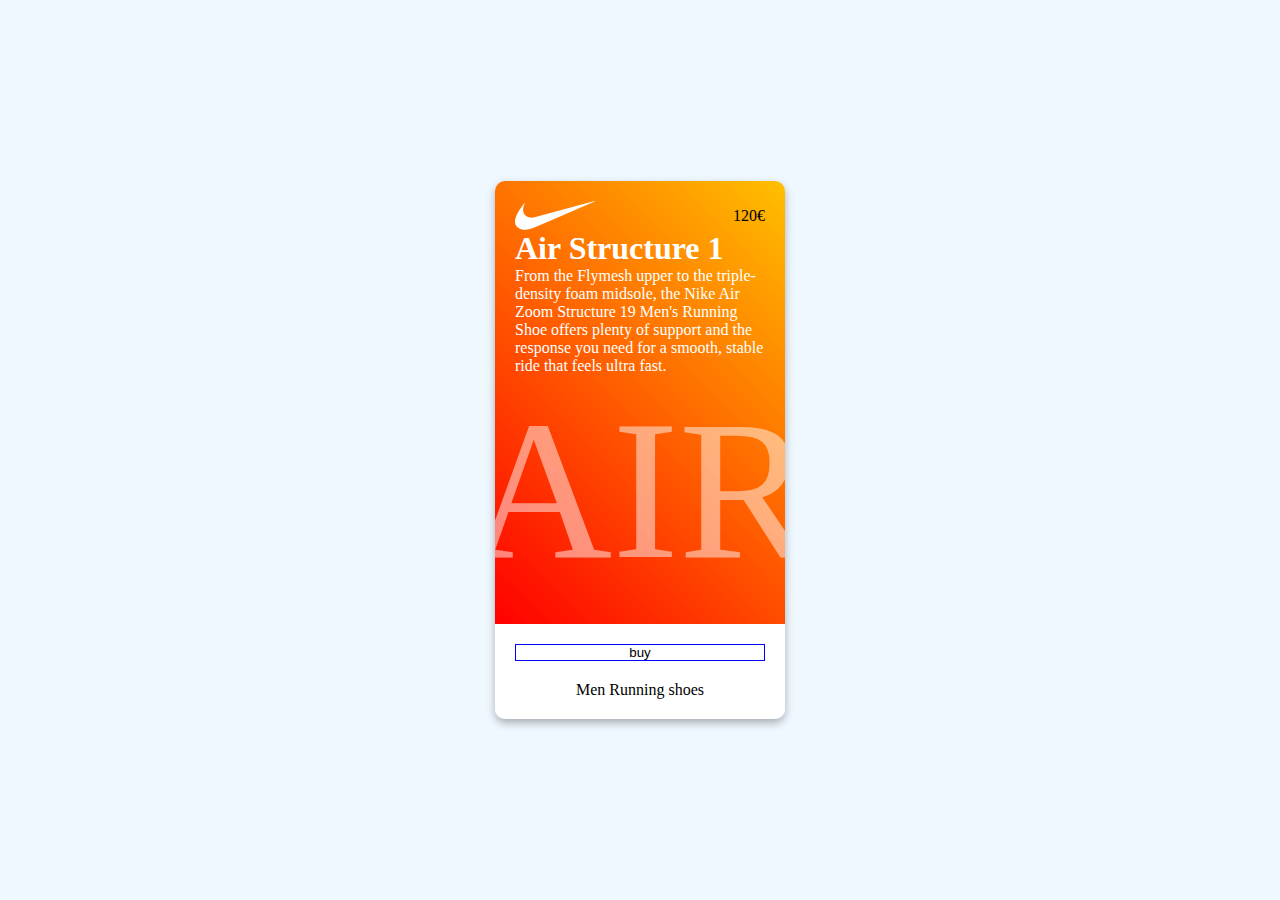
<file: card_nike-css/index.html>
<!DOCTYPE html>
<html lang="en">
<head>
    <meta charset="UTF-8">
    <meta name="viewport" content="width=device-width, initial-scale=1.0">
    <link rel="stylesheet" href="style.css">
    <title>Document</title>
</head>
<body>
    <div class="card-total">
        <div class="card">
            <div class="card-top">
                <img src="./assets/nike.png" alt="">
                <span>120€</span>
            </div>
            <div class="main-content">
                <h1>Air Structure 1</h1>
                <p>From the Flymesh upper to the triple-density foam midsole, the Nike Air Zoom Structure 19 Men's Running Shoe offers plenty of support and the response you need for a smooth, stable ride that feels ultra fast.</p>
            </div>
            <div class="backdrop">
                <span>Air</span>
            </div>
        </div>
        <div class="botton-content">
            <button>buy</button>
            <p>Men Running shoes</p>
        </div>
    </div>
</body>
</html>
</file>
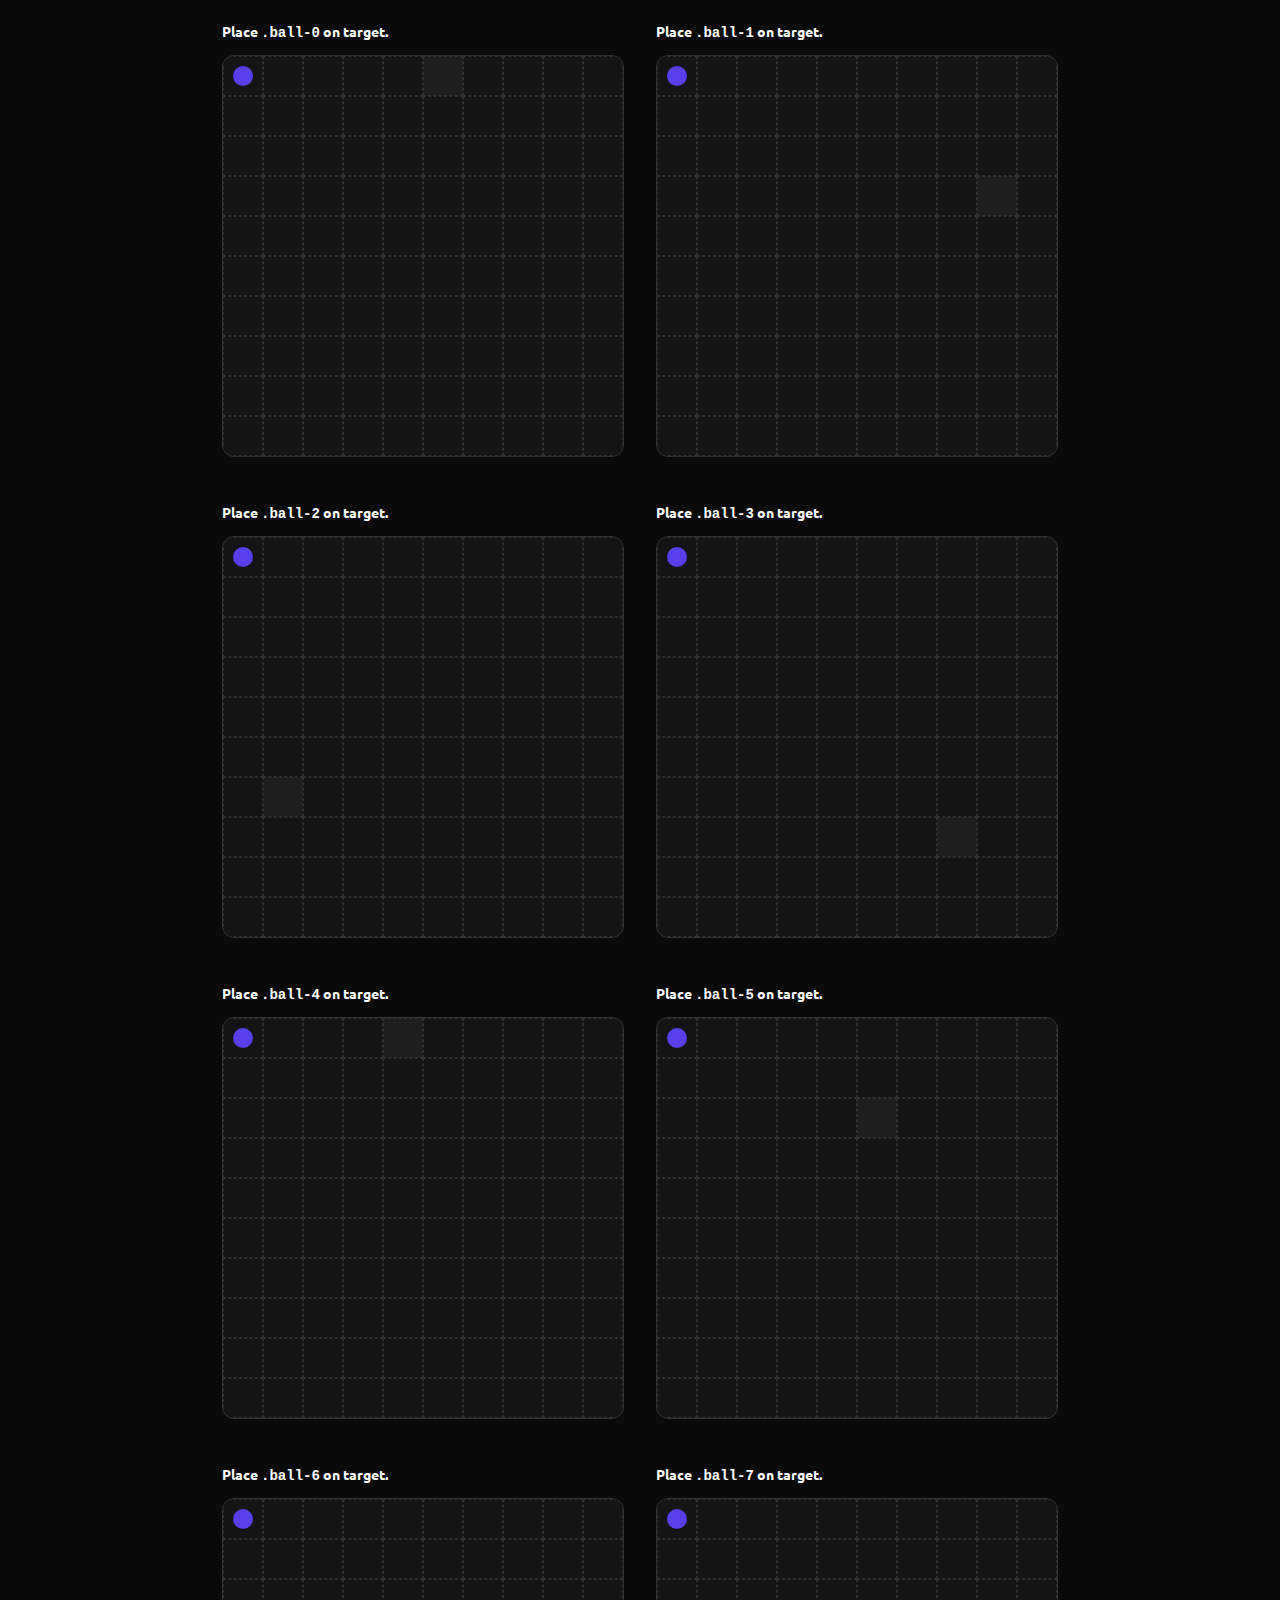
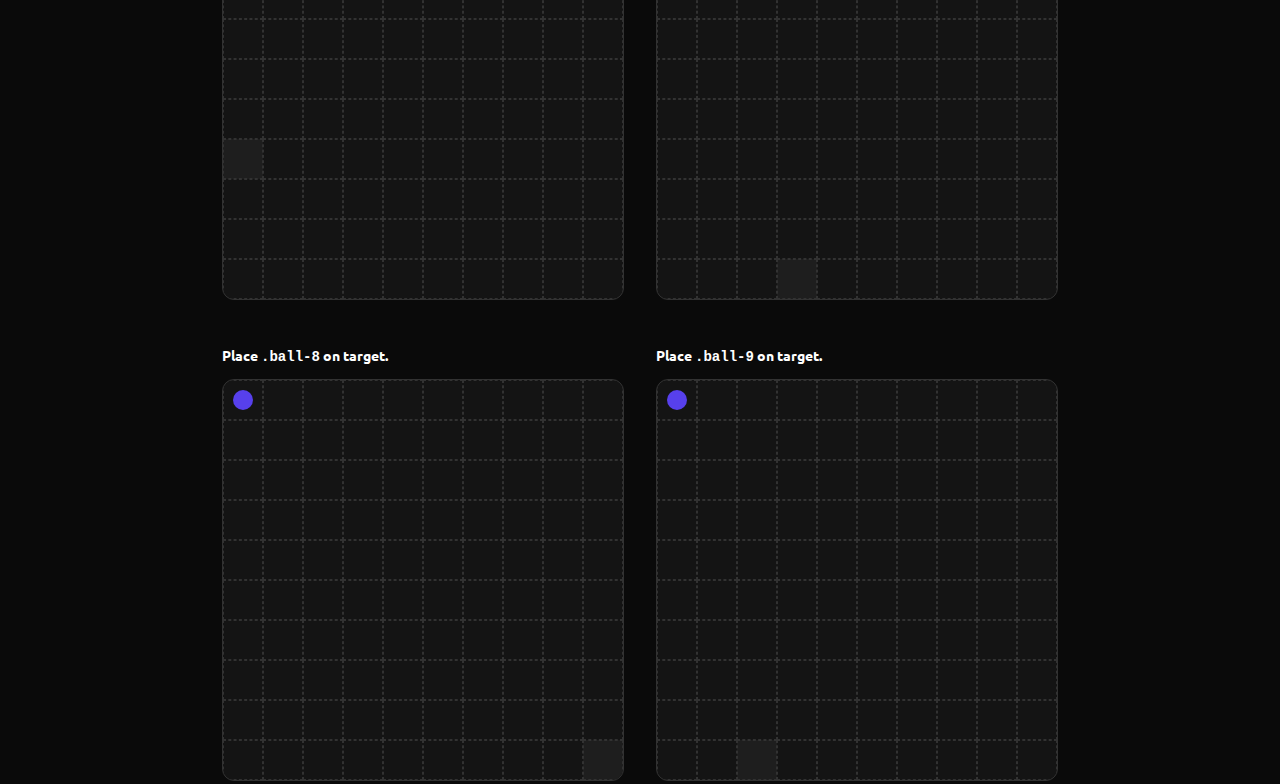
<file: navy_battle-css/index.html>
<!DOCTYPE html>
<html lang="en">
	<head>
		<meta charset="UTF-8" />
		<meta http-equiv="X-UA-Compatible" content="IE=edge" />
		<meta name="viewport" content="width=device-width, initial-scale=1.0" />
		<title>Navy Battle</title>
		<link rel="stylesheet" href="styles.css" />
	</head>
	<body>
		<section>
			<div class="description">
				<h3>
					Place
					<pre>.ball-0</pre>
					on target.
				</h3>
			</div>
			<div class="board"></div>
		</section>

		<section>
			<div class="description">
				<h3>
					Place
					<pre>.ball-1</pre>
					on target.
				</h3>
			</div>
			<div class="board"></div>
		</section>

		<section>
			<div class="description">
				<h3>
					Place
					<pre>.ball-2</pre>
					on target.
				</h3>
			</div>
			<div class="board"></div>
		</section>

		<section>
			<div class="description">
				<h3>
					Place
					<pre>.ball-3</pre>
					on target.
				</h3>
			</div>
			<div class="board"></div>
		</section>

		<section>
			<div class="description">
				<h3>
					Place
					<pre>.ball-4</pre>
					on target.
				</h3>
			</div>
			<div class="board"></div>
		</section>

		<section>
			<div class="description">
				<h3>
					Place
					<pre>.ball-5</pre>
					on target.
				</h3>
			</div>
			<div class="board"></div>
		</section>

		<section>
			<div class="description">
				<h3>
					Place
					<pre>.ball-6</pre>
					on target.
				</h3>
			</div>
			<div class="board"></div>
		</section>

		<section>
			<div class="description">
				<h3>
					Place
					<pre>.ball-7</pre>
					on target.
				</h3>
			</div>
			<div class="board"></div>
		</section>

		<section>
			<div class="description">
				<h3>
					Place
					<pre>.ball-8</pre>
					on target.
				</h3>
			</div>
			<div class="board"></div>
		</section>

		<section>
			<div class="description">
				<h3>
					Place
					<pre>.ball-9</pre>
					on target.
				</h3>
			</div>
			<div class="board"></div>
		</section>
	</body>
	<script src="main.js"></script>
</html>
</file>
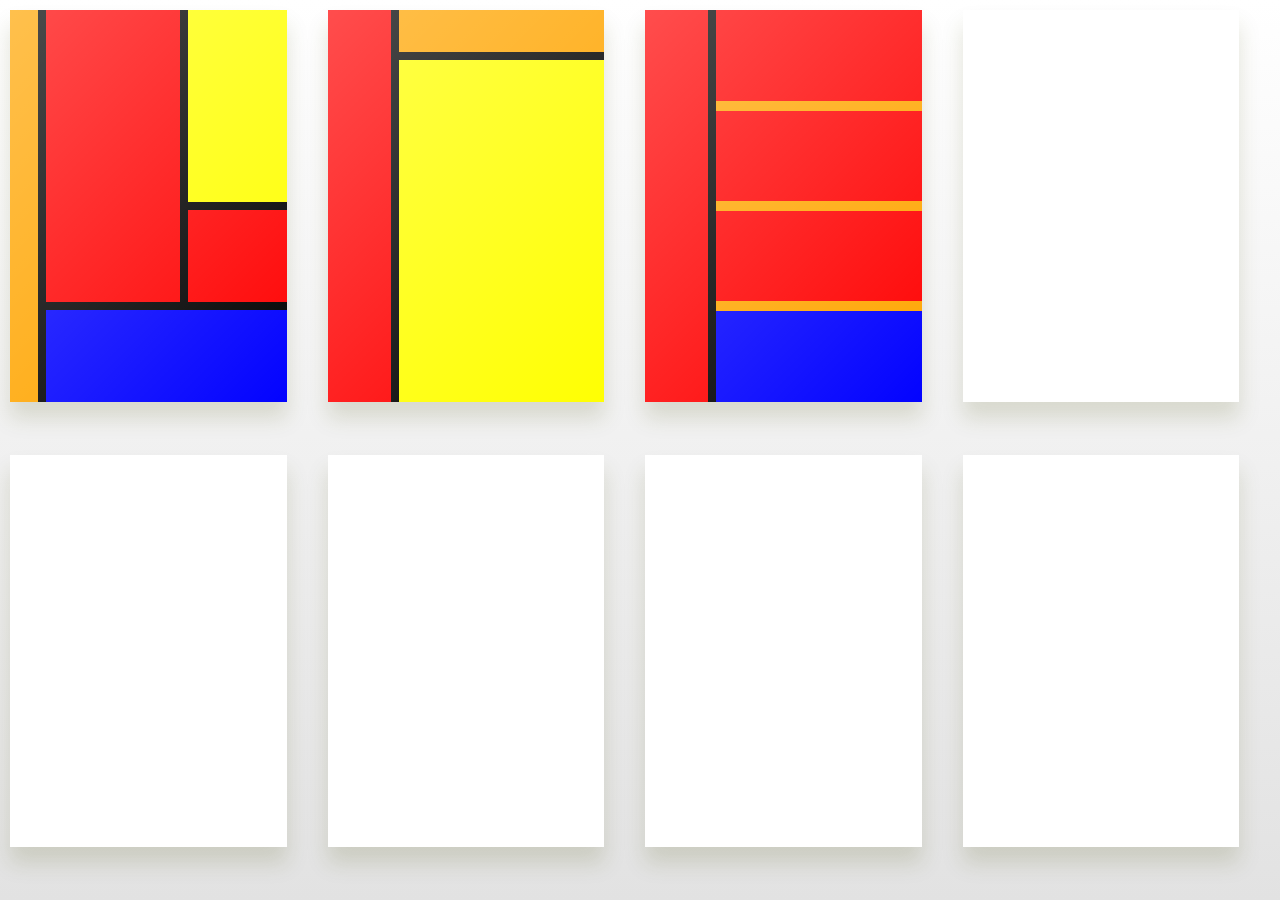
<file: mondrian-css/t_mondrian/index.html>
<!DOCTYPE html>
<html lang="en">
<head>
    <meta charset="UTF-8">
    <meta name="viewport" content="width=device-width, initial-scale=1.0">
    <title>Document</title>
    <link rel="stylesheet" href="reset.css">
    <link rel="stylesheet" href="style.css">
</head>
<body>
    
    <div class="container">
        <div class="board board-1">
            <div class="area red"></div>
            <div class="area orange"></div>
            <div class="area yellow"></div>
            <div class="area red second"></div>
            <div class="area blue"></div>
        </div>
        <div class="board board-2">
            <div class="area red"></div>
            <div class="area orange"></div>
            <div class="area yellow"></div>
        </div>
        <div class="board board-3">
            <div class="area red"></div>
            <div class="area orange">
                <div class="sub-area red"></div>
                <div class="sub-area red"></div>
                <div class="sub-area red"></div>
                <div class="sub-area red"></div>
                <div class="sub-area red"></div>
                <div class="sub-area blue"></div>
            </div>
            
        </div>
        <div class="board">
            <div class="area red"></div>
            <div class="area orange"></div>
            <div class="area yellow"></div>
        </div>
        <div class="board">
              <div class="area red"></div>
            <div class="area orange"></div>
            <div class="area yellow"></div>
        </div>
        <div class="board">
             <div class="area red"></div>
            <div class="area orange"></div>
            <div class="area yellow"></div>
            <div class="area red"></div>
            <div class="area blue"></div>
        </div>
        <div class="board">
            <div class="area red"></div>
            <div class="area orange"></div>
            <div class="area yellow"></div>
            <div class="area red"></div>
            <div class="area blue"></div>
            <div class="area purple"></div>
            <div class="area green"></div>
        </div>
        <div class="board">
            <div class="area red"></div>
        </div>
    </div>
</body>
</html>
</file>
<file: card_nike-css/style.css>
* {
    padding: 0px;
    margin: 0px;
}

body {
    display: flex;
    background-color: aliceblue;
    justify-content: center;
    align-content: center;
    align-items: center;
    height: 100vh;
}

.card-total {
    border-radius: 10px;
    box-shadow: 0px 4px 8px rgba(0, 0, 0, 0.3);
    overflow: hidden;
}
.card {
    position: relative;
    display: flex;
    padding: 20px;
    flex-direction: column;
    /* height: 600px; */
    width: 250px;
    background: linear-gradient(45deg, rgb(255, 0, 0), rgb(255, 191, 0));
}

.card-top{
    display: flex;
    flex-direction: row;
    align-items: center;
    justify-content: space-between;
}

.backdrop {
    color: rgba(255, 255, 255, 0.488);
    display: flex;
    justify-content: center;
    font-size: 200px;
    text-transform: uppercase;
    
}

.main-content {
    color: white;
    
}

.botton-content {
    display: flex;
    flex-direction: column;
    justify-content: center;
    text-align: center;
    background-color: white;
    padding: 20px;
    gap: 20px;
}

.botton-content button {
    padding: 0px 0px;
    background-color: white;
    border: blue solid 1px;
}
</file>
<file: navy_battle-css/styles.css>
@import url(https://fonts.googleapis.com/css?family=Ubuntu:300,300italic,regular,italic,500,500italic,700,700italic);

html,
body {
    font-family: Ubuntu;
    font-weight: 400;
    font-size: 16px;
    background: rgba(10, 10, 10, 1);
    display: flex;
    flex-wrap: wrap;
    gap: 32px;
    justify-content: center;
    color: white;
    font-size: 12px;
}

.board {
    border: 1px solid rgba(50, 50, 50, 1);
    background: rgba(20, 20, 20, 1);
    display: flex;
    align-content: flex-start;
    flex-wrap: wrap;
    border-radius: 12px;
    overflow: hidden;
}

.cell {
    border: 0.5px dashed rgba(50, 50, 50, 1);
    display: inline-block;
    margin: 0;
    padding: 0;
    box-sizing: border-box;
}

.target {
    background-color: rgba(30, 30, 30, 1);
}

.ball {
    width: 20px;
    height: 20px;
    background: rgb(87, 64, 236);
    position: absolute;
    margin: 10px;
    border-radius: 100%;
}

pre {
    display: inline;
}



/* Coloca o teu CSS a partir daqui */
.ball-0 {}

.ball-1 {}

.ball-2 {}

.ball-3 {}

.ball-4 {}

.ball-5 {}

.ball-6 {}

.ball-7 {}

.ball-8 {}

.ball-9 {}

.ball-10 {}
</file>
<file: mondrian-css/t_mondrian/style.css>
.board-1 {
    display: grid;
    grid-template-columns: 1fr 1fr 1fr 1fr 1fr 1fr 1fr 1fr;
    grid-template-rows: 1fr 1fr 1fr 1fr 1fr 1fr 1fr 1fr;
    gap: 8px;
    background-color: black;
}

.board-1 .area.orange {
    grid-column: 1 / 1;
    grid-row: 1 / -1;
}

.board-1 .area.red {
    grid-column: 2 / 6;
    grid-row: 1 / 7;
}

.board-1 .area.yellow {
    grid-column: 6 / -1;
    grid-row: 1 / -5;
}

.board-1 .area.blue {
    grid-column: 2 / -1;
    grid-row: 7 / -1;
}

.board-1 .area.red.second {
    grid-column: 6 / -1;
    grid-row: 5 / 7;
}

.board-2 {
    display: grid;
    grid-template-columns: 1fr 1fr 1fr 1fr 1fr 1fr 1fr 1fr;
    grid-template-rows: 1fr 1fr 1fr 1fr 1fr 1fr 1fr 1fr;
    gap: 8px;
    background-color: black;
}

.board-2 .area.red {
    grid-column: 1 / 3;
    grid-row: 1 / -1;
}

.board-2 .area.orange {
    grid-column: 3 / -1;
    grid-row: 1 / 1;
}

.board-2 .area.yellow {
    grid-column: 3 / -1;
    grid-row: 2 / -1;
}

.board-3 {
    display: grid;
    grid-template-columns: 1fr 1fr 1fr 1fr 1fr 1fr 1fr 1fr;
    grid-template-rows: 1fr 1fr 1fr 1fr 1fr 1fr 1fr 1fr;
    gap: 8px;
    background-color: black;
}

.board-3 .area.red {
    grid-column: 1 / 3;
    grid-row: 1 / -1;
}

.board-3 .area.orange {
    grid-column: 3 / -1;
    grid-row: 1 / -1;
    display: grid;
    grid-template-columns: subgrid;
    grid-template-rows: subgrid;
    gap: 10px;
}

.board-3 .orange .sub-area.blue {
    grid-column: 1 / -1;
    grid-row: 7 / -1;
}



.board-3 .orange .sub-area:nth-child(1 of .red) {
    grid-row: 1 / 3;
    grid-column: 1 / -1;
}

.board-3 .orange .sub-area:nth-child(2 of .red) {
    grid-row: 3 / 5;
    grid-column: 1 / 4;
}

.board-3 .orange .sub-area:nth-child(3 of .red) {
    grid-row: 3 / 5;
    grid-column: 3 / -1;
}

.board-3 .orange .sub-area:nth-child(4 of .red) {
    grid-row: 5 / 7;
    grid-column: 1 / 4;
}

.board-3 .orange .sub-area:nth-child(5 of .red) {
    grid-row: 5 / 7;
    grid-column: 3 / -1;
}

.board-3 .orange .sub-area.blue {
    grid-row: 7 / -1;
    grid-column: 1 / -1;
}
</file>
